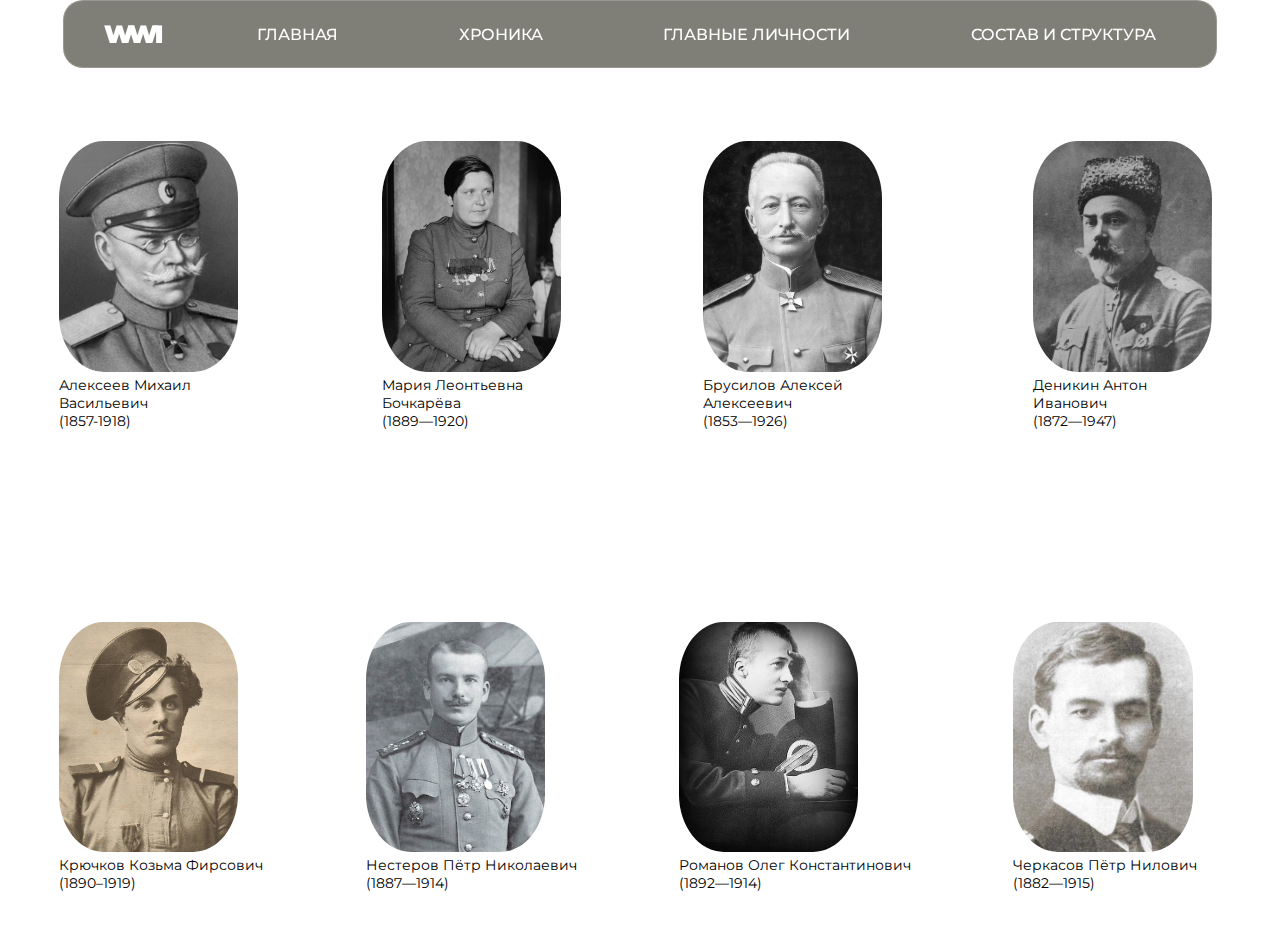
<file: characters/index.html>
<!DOCTYPE html>
<html lang="ru">
<head>
    <meta charset="UTF-8">
    <meta name="viewport" content="width=device-width, initial-scale=1.0">
    <link
        href="https://fonts.googleapis.com/css2?family=Lora:ital,wght@0,400..700;1,400..700&family=Montserrat:ital,wght@0,100..900;1,100..900&family=Roboto:ital,wght@0,100;0,300;0,400;0,500;0,700;0,900;1,100;1,300;1,400;1,500;1,700;1,900&display=swap"
        rel="stylesheet">
    <link rel="stylesheet" href="style.css">
    <title>Главные личности</title>

</head>
<body>
    <div class="menu-bar">
        <span class="general-name">WW1</span>
        <div class="flex-div">
            <a class="general-bar-links" href="/FWW">главная</a>
            <a class="general-bar-links" href="/FWW/obj">хроника</a>
            <a class="general-bar-links" href="/FWW/characters">главные личности</a>
            <a class="general-bar-links" href="/FWW/history">состав и структура</a>
        </div>
    </div>
    <div style="margin: 0 auto;width: fit-content;" >
        <div class="ol">
        <div class="img">
            <img src="img\алексеев.jpg"><br>
            <span class="description-text"> Алексеев Михаил Васильевич<br>
            (1857-1918)<br></span>
        </div>
        <div class="img">
            <img src="img\Bochkareva.jpg" alt=""><br>
            <span class="description-text"> Мария Леонтьевна Бочкарёва<br>
            (1889—1920)<br></span>
        </div>
        <div class="img">
            <img src="img\brusilov.jpeg"><br>
            <span class="description-text"> Брусилов Алексей Алексеевич<br>
            (1853—1926)<br></span>
        </div>
        <div class="img">
            <img src="img\Anton_Denikin_1918-1919.jpg"><br>
            <span class="description-text"> Деникин Антон Иванович<br>
            (1872—1947)<br></span>
        </div>
    </div>
    <div class="ol">
        <div class="img">
            <img src="img\Kozma_Kryuchkov_-_Iskry_(cropped).jpg"><br>
            <span class="description-text"> Крючков Козьма Фирсович<br>
            (1890–1919)<br></span>
        </div>
        <div class="img">
            <img src="img\Petr-Nesterov.jpg"><br>
            <span class="description-text"> Нестеров Пётр Николаевич<br>
            (1887—1914)<br></span>
        </div>
        <div class="img">
            <img src="img\romanov.jfif"><br>
            <span class="description-text"> Романов Олег Константинович<br>
            (1892—1914)<br></span>
        </div>
        <div class="img">
            <img src="img\chtrkasov.jpg"><br>
            <span class="description-text"> Черкасов Пётр Нилович<br>
            (1882—1915)<br></span>
        </div>
    </div>
    </div>
    
</body>
</html>
</file>
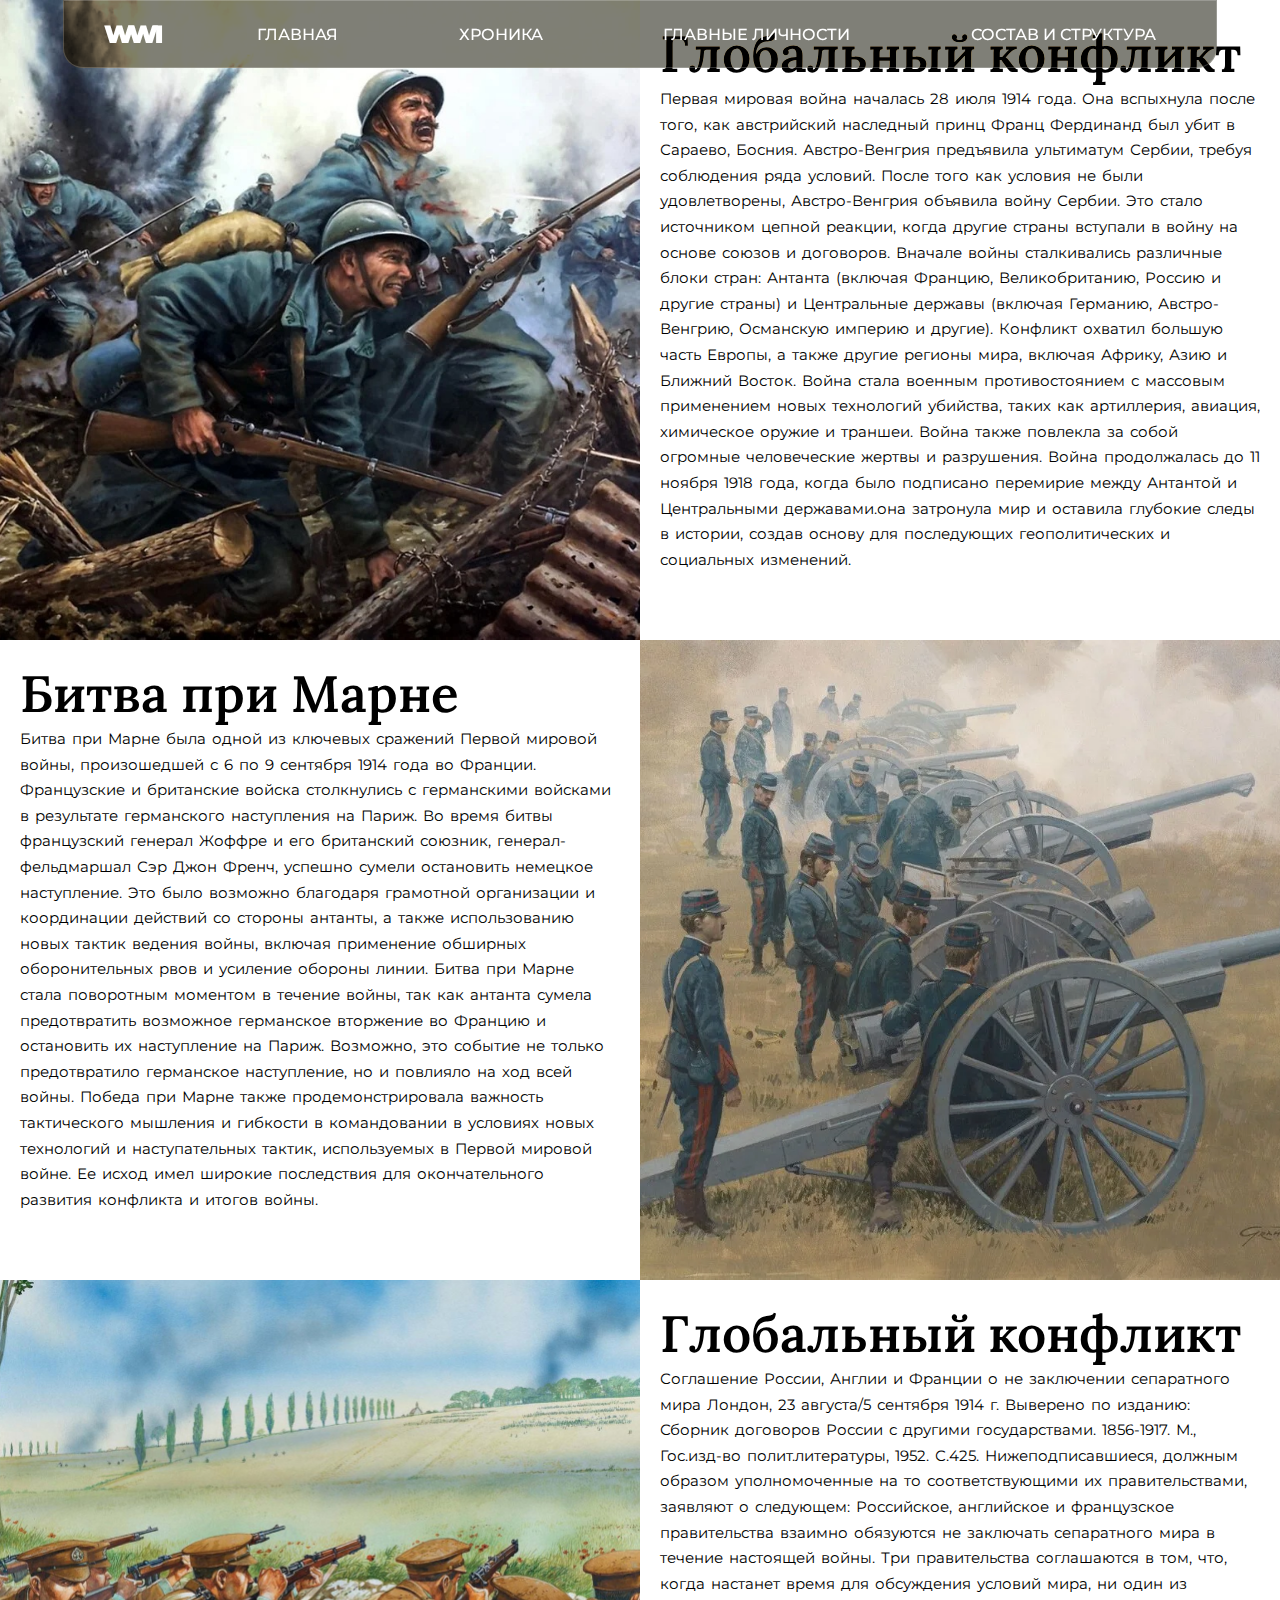
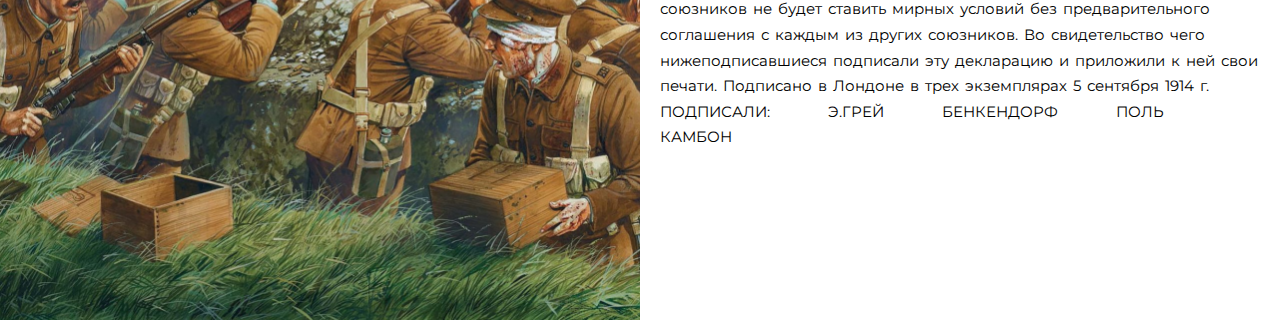
<file: history/index.html>
<!DOCTYPE html>
<html lang="ru">

<head>
    <meta charset="UTF-8">
    <meta name="viewport" content="width=device-width, initial-scale=1.0">
    <link rel="stylesheet" href="style.css">
    <link
        href="https://fonts.googleapis.com/css2?family=Lora:ital,wght@0,400..700;1,400..700&family=Montserrat:ital,wght@0,100..900;1,100..900&family=Roboto:ital,wght@0,100;0,300;0,400;0,500;0,700;0,900;1,100;1,300;1,400;1,500;1,700;1,900&display=swap"
        rel="stylesheet">
    <title>История</title>
</head>

<body>
    <div style="width: 100%; height: fit-content">
    </div>
    <div class="menu-bar">
        <span class="general-name">WW1</span>
        <div class="flex-div">
            <a class="general-bar-links" href="/FWW">главная</a>
            <a class="general-bar-links" href="/FWW/obj">хроника</a>
            <a class="general-bar-links" href="/FWW/characters">главные личности</a>
            <a class="general-bar-links" href="/FWW/history">состав и структура</a>
        </div>
    </div>
    <div class="container">
        <div class="block">
            <div class="square">
                <div class="content photo" style="background-image: url('img/123.jpg');">

                </div>
            </div>
        </div>
        <div class="block">
            <div class="square">
                <div class="content">
                    <div class="div-indent">
                        <h2 class="zagolovok">Глобальный конфликт</h2>

                        <p class="text">Первая мировая война началась 28 июля 1914 года. Она вспыхнула после того, как

                            австрийский наследный принц Франц Фердинанд был убит в Сараево, Босния. Австро-Венгрия

                            предъявила ультиматум Сербии, требуя соблюдения ряда условий. После того как условия не

                            были удовлетворены, Австро-Венгрия объявила войну Сербии. Это стало источником цепной

                            реакции, когда другие страны вступали в войну на основе союзов и договоров.

                            Вначале войны сталкивались различные блоки стран: Антанта (включая Францию,

                            Великобританию, Россию и другие страны) и Центральные державы (включая Германию,

                            Австро-Венгрию, Османскую империю и другие). Конфликт охватил большую часть Европы, а

                            также другие регионы мира, включая Африку, Азию и Ближний Восток.

                            Война стала военным противостоянием с массовым применением новых технологий

                            убийства, таких как артиллерия, авиация, химическое оружие и траншеи. Война также

                            повлекла за собой огромные человеческие жертвы и разрушения.

                            Война продолжалась до 11 ноября 1918 года, когда было подписано перемирие между

                            Антантой и Центральными державами.она затронула мир и оставила глубокие следы в

                            истории, создав основу для последующих геополитических и социальных изменений.</p>
                    </div>
                    <!-- Содержимое второго блока -->


                </div>
            </div>
        </div>
    </div>
    <div class="container">
        <div class="block">
            <div class="square">
                <div class="content">
                    <!-- Содержимое первого блока -->
                    <div class="div-indent">
                        <h2 class="zagolovok">
                            </class>Битва при Марне</h2>
                        <p class="text">
                            Битва при Марне была одной из ключевых сражений Первой мировой войны,
                            произошедшей с 6 по 9 сентября 1914 года во Франции. Французские и
                            британские войска столкнулись с германскими войсками в результате германского
                            наступления на Париж.
                            Во время битвы французский генерал Жоффре и его британский союзник,
                            генерал-фельдмаршал Сэр Джон Френч, успешно сумели остановить немецкое
                            наступление. Это было возможно благодаря грамотной организации и
                            координации действий со стороны антанты, а также использованию новых тактик
                            ведения войны, включая применение обширных оборонительных рвов и
                            усиление обороны линии.
                            Битва при Марне стала поворотным моментом в течение войны, так как антанта
                            сумела предотвратить возможное германское вторжение во Францию и
                            остановить их наступление на Париж. Возможно, это событие не только
                            предотвратило германское наступление, но и повлияло на ход всей войны.
                            Победа при Марне также продемонстрировала важность тактического мышления
                            и гибкости в командовании в условиях новых технологий и наступательных
                            тактик, используемых в Первой мировой войне. Ее исход имел широкие
                            последствия для окончательного развития конфликта и итогов войны.</p>
                    </div>

                </div>
            </div>
        </div>
        <div class="block">
            <div class="square">
                <div class="content photo" style="background-image: url('img/123123.jpg');">
                    <!-- Содержимое второго блока -->
                </div>
            </div>
        </div>
    </div>
    <div class="container">
        <div class="block">
            <div class="square">
                <div class="content photo" style="background-image: url('img/123123123.jpg');">

                </div>
            </div>
        </div>
        <div class="block">
            <div class="square">
                <div class="content">
                    <div class="div-indent">
                        <h2 class="zagolovok">Глобальный конфликт</h2>

                        <p class="text">
                            Соглашение России, Англии и Франции

                            о не заключении сепаратного мира

                            Лондон, 23 августа/5 сентября 1914 г.

                            Выверено по изданию: Сборник договоров России с другими государствами.

                            1856-1917. М., Гос.изд-во полит.литературы, 1952. С.425. Нижеподписавшиеся,

                            должным образом уполномоченные на то соответствующими их правительствами,

                            заявляют о следующем: Российское, английское и французское правительства

                            взаимно обязуются не заключать сепаратного мира в течение настоящей войны.

                            Три правительства соглашаются в том, что, когда настанет время для обсуждения

                            условий мира, ни один из союзников не будет ставить мирных условий без

                            предварительного соглашения с каждым из других союзников. Во свидетельство

                            чего нижеподписавшиеся подписали эту декларацию и приложили к ней свои печати.

                            Подписано в Лондоне в трех экземплярах 5 сентября 1914 г.
<br>
                            <span class="signed-text"> ПОДПИСАЛИ: Э.ГРЕЙ БЕНКЕНДОРФ ПОЛЬ КАМБОН
                            </span>

                        </p>
                    </div>
                </div>
            </div>
        </div>
    </div>

</body>
</html>
</file>
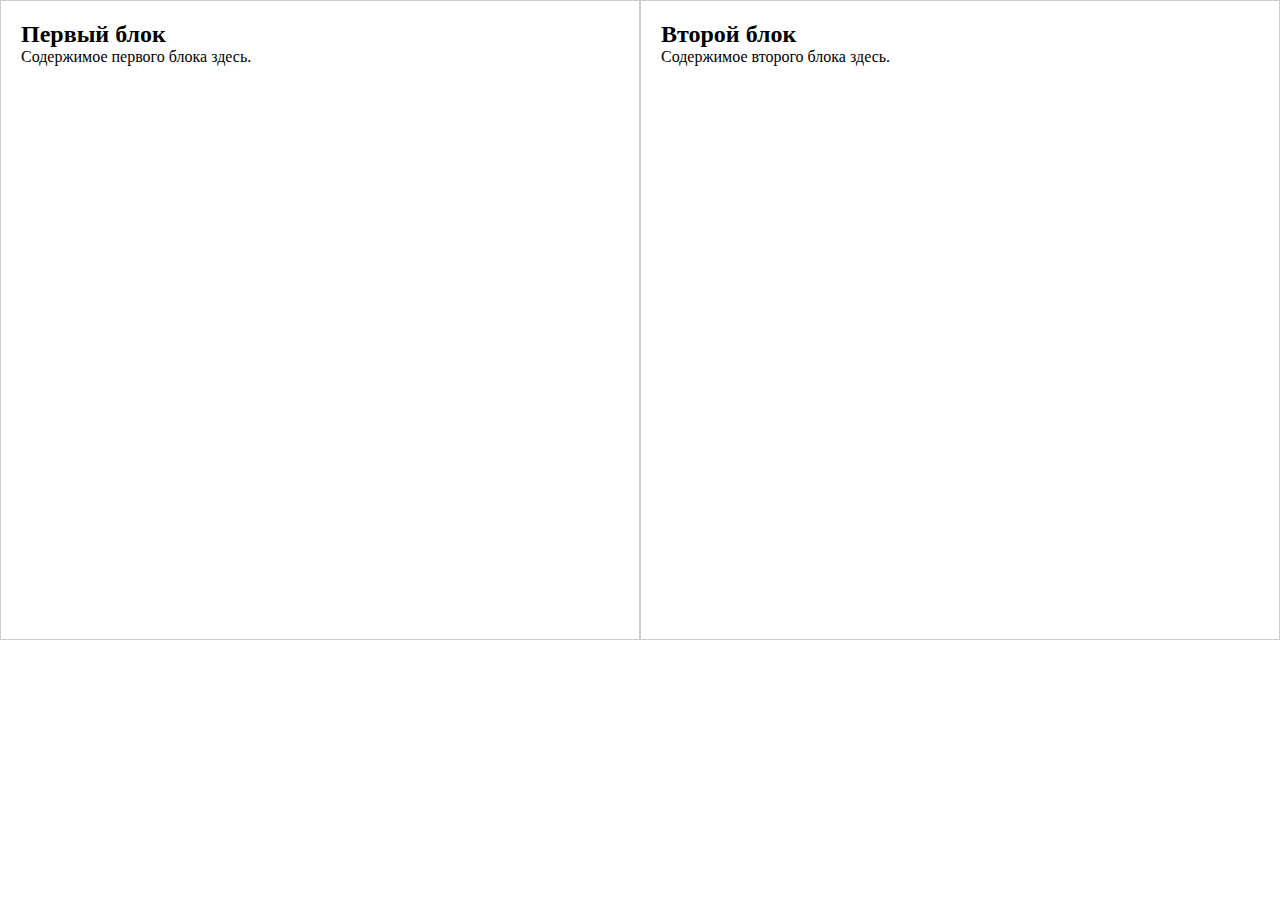
<file: obj/test/exp.html>
<!DOCTYPE html>
<html lang="en">

<head>
    <meta charset="UTF-8">
    <meta name="viewport" content="width=device-width, initial-scale=1.0">
    <title>Document
    </title>
    <style>
        * {
            margin: 0;
            padding: 0;
        }

        .container {
            display: flex;
        }

        .block {
            flex: 1;
            padding: 20px;
            border: 1px solid #ccc;
        }

        .square {
            width: 100%;
            padding-top: 100%;
            /* Устанавливаем высоту равной ширине для создания квадрата */
            position: relative;
        }

        .content {
            position: absolute;
            top: 0;
            left: 0;
            width: 100%;
            height: 100%;
        }
    </style>
</head>

<body>

    <div class="container">
        <div class="block">
            <div class="square">
                <div class="content">
                    <!-- Содержимое первого блока -->
                    <h2>Первый блок</h2>
                    <p>Содержимое первого блока здесь.</p>
                </div>
            </div>
        </div>
        <div class="block">
            <div class="square">
                <div class="content">
                    <!-- Содержимое второго блока -->
                    <h2>Второй блок</h2>
                    <p>Содержимое второго блока здесь.</p>
                </div>
            </div>
        </div>
    </div>

</body>

</html>
</file>
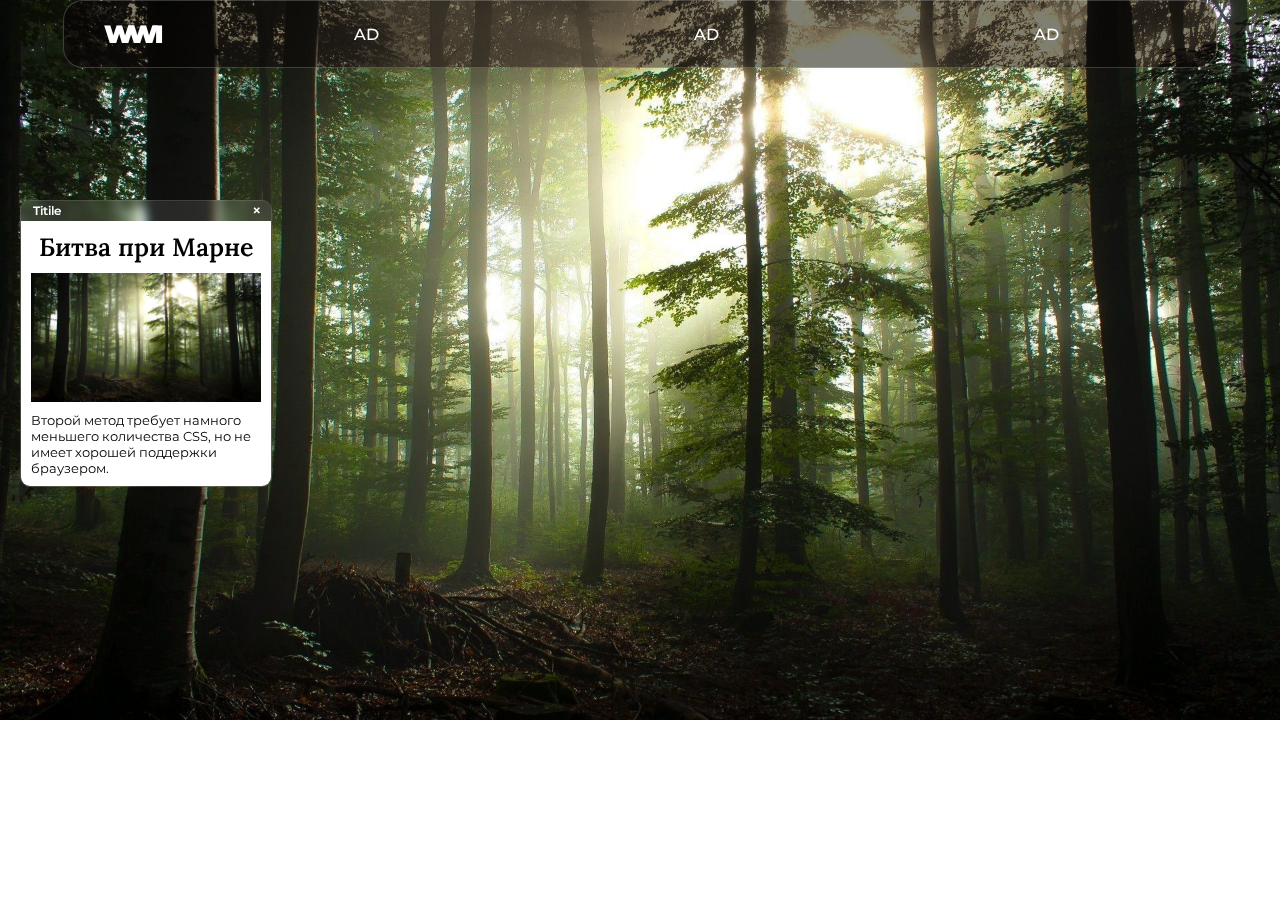
<file: obj/test/testBlock.html>
<!DOCTYPE html>
<html lang="en">

<head>
    <meta charset="UTF-8">
    <meta name="viewport" content="width=device-width, initial-scale=1.0">
    <title>Document</title>
    <link rel="preconnect" href="https://fonts.googleapis.com">
    <link rel="preconnect" href="https://fonts.gstatic.com" crossorigin>
    <link
        href="https://fonts.googleapis.com/css2?family=Lora:ital,wght@0,400..700;1,400..700&family=Montserrat:ital,wght@0,100..900;1,100..900&family=Roboto:ital,wght@0,100;0,300;0,400;0,500;0,700;0,900;1,100;1,300;1,400;1,500;1,700;1,900&display=swap"
        rel="stylesheet">
    <style>
        * {
            margin: 0;
            padding: 0;
        }

        body {
            background-image: url('forest.jpg');
            background-size: cover;
            background-repeat: no-repeat;
        }




        .block-content {
            width: 250px;

            /*box-shadow: 8px 8px 12px 0 rgba(255, 255, 255, 0.4);*/
            position: absolute;
            border-radius: 10px;
            backdrop-filter: blur(5px);
            overflow: hidden;
            border: 1px solid rgba(255, 255, 255, 0.2);
            position: absolute;
            top: 200px;
            left: 20px;

        }

        .block-bar {
            width: 100%;
            background-color: rgba(255, 255, 255, 0.1);

            display: flex;
            justify-content: space-between;
            box-sizing: border-box;
        }

        .block-info {
            display: flow-root;
            width: 100%;
            background-color: white;
            box-sizing: border-box;
            padding: 10px;
        }




        .title-text {
            color: white;
            font-family: "Montserrat", sans-serif;
            font-weight: 600;
            font-size: 12px;
            text-transform: capitalize;
            margin: 2px 12px 3px;

        }

        .close-char {
            font-family: "Montserrat", sans-serif;
            font-weight: 600;
            font-size: 16px;
            text-align: right;
            color: white;
            margin: 0 10px;

        }

        .close-place {
            display: inline-block;
            cursor: pointer;
        }

        .close-place:hover {
            background-color: rgba(248, 55, 55, 0.7);
        }

        .name-text {
            font-family: "Lora", serif;
            font-weight: 600;
            font-size: 25px;
            text-align: center;
            margin-bottom: 10px;

        }

        .descript-text {
            font-family: "Montserrat", sans-serif;
            font-size: 13px;
            font-weight: 400;
            margin-top: 10px;
        }

        .img-block {
            display: block;
            margin: auto;
            width: 100%;
            object-fit: cover;
        }


        
        .menu-bar {
            width: 90%;
            display: flex;
            margin: auto;
            backdrop-filter: sepia();
            background-color: rgba(0, 0, 0, 0.5);
            border: 1px solid rgba(255, 255, 255, 0.2);
            border-radius: 20px;
            position: absolute;
            left: 50%;
            transform: translate(-50%);
            overflow: hidden;
            text-align: center;
            padding: 10px 0;

        }

        .flex-div {
            display: flex;
            flex-grow: 1;
        }

        .general-name {
            font-family: "Montserrat", sans-serif;
            font-weight: 900;
            font-size: 25px;
            color: white;
            letter-spacing: -6px;
            margin: 8px 40px;
            text-align: left;
        }

        .general-bar-links {
            color: white;
            margin: auto;
            font-family: "Montserrat", sans-serif;
            font-weight: 500;
            font-size: 16px;
            text-decoration: none;
            text-transform: uppercase;
        }
        .general-bar-links:hover {
            text-decoration: underline;
        }
    </style>
</head>

<body>
    <div class="menu-bar">
        <span class="general-name">WW1</span>
        <div class="flex-div">
            <a class="general-bar-links" href="">ad</a>
            <a class="general-bar-links" href="">ad</a>
            <a class="general-bar-links" href="">ad</a>
        </div>

    </div>
    <div class="block-content" id="draggableBlock" draggable="true" ondragstart="return false;">
        <div class="block-bar">
            <span class="title-text">Titile</span>
            <div class="close-place">
                <span class="close-char">×</span>
            </div>

        </div>
        <div class="block-info">
            <h2 class="name-text">Битва при Марне</h2>
            <img src="forest.jpg" alt="" class="img-block">
            <p class="descript-text">Второй метод требует намного меньшего количества CSS, но не имеет хорошей поддержки
                браузером.</p>
        </div>


    </div>
    <script>
        draggableBlock.onmousedown = function (event) {
            if (event.layerY <= 20) {
                let shiftX = event.clientX - draggableBlock.getBoundingClientRect().left;
                let shiftY = event.clientY - draggableBlock.getBoundingClientRect().top;

                //console.log(event)

                moveAt(event.pageX, event.pageY);

                // переносит блок на координаты (pageX, pageY),
                // дополнительно учитывая изначальный сдвиг относительно указателя мыши
                function moveAt(pageX, pageY) {
                    draggableBlock.style.left = pageX - shiftX + 'px';
                    draggableBlock.style.top = pageY - shiftY + 'px';
                }

                function onMouseMove(event) {
                    moveAt(event.pageX, event.pageY);
                }

                // передвигаем блок при событии mousemove
                document.addEventListener('mousemove', onMouseMove);

                // отпустить блок, удалить ненужные обработчики
                draggableBlock.onmouseup = function () {
                    document.removeEventListener('mousemove', onMouseMove);
                    draggableBlock.onmouseup = null;
                };
            }


        };



    </script>

</body>

</html>
</file>
<file: characters/style.css>
.menu-bar {
    width: 90%;
    display: flex;
    margin: auto;
    backdrop-filter: sepia();
    background-color: rgba(0, 0, 0, 0.5);
    border: 1px solid rgba(255, 255, 255, 0.2);
    border-radius: 20px;
    position: absolute;
    left: 50%;
    transform: translate(-50%);
    overflow: hidden;
    text-align: center;
    padding: 10px 0;
    box-shadow: 0 0 10px 0 snow;
    z-index: 1001;
    top: 0;
}

.flex-div {
    display: flex;
    flex-grow: 1;
}

.general-name {
    font-family: "Montserrat", sans-serif;
    font-weight: 900;
    font-size: 25px;
    color: white;
    letter-spacing: -6px;
    margin: 8px 40px;
    text-align: left;
}

.general-bar-links {
    color: white;
    margin: auto;
    font-family: "Montserrat", sans-serif;
    font-weight: 500;
    font-size: 16px;
    text-decoration: none;
    text-transform: uppercase;
}

.general-bar-links:hover {
    text-decoration: underline;
}

.img>img {
    width: 14vw;
    border-radius: 25%;
    height: 18vw;
    object-fit: cover;
    object-position: center;
  
}

.img {
    display: inline;
    margin: 4vw;

}

.ol {
    display: flex;
    flex-direction: row;
    margin-top: 10vh;

}

.description-text {
    font-family: "Montserrat", sans-serif;
    font-size: 14px;
    font-weight: 400;
    

}
</file>
<file: history/style.css>
* {
    margin: 0;
    padding: 0;
}

.container {
    display: flex;
}

.block {
    flex: 1;
}

.square {
    width: 100%;
    padding-top: 100%;
    position: relative;
}

.content {
    position: absolute;
    top: 0;
    left: 0;
    width: 100%;
    height: 100%;

}

.photo {
    background-repeat: no-repeat;
    background-size: cover;
    background-position: center;

}

.div-indent {
    padding: 20px;
}

.text {
    font-family: "Montserrat", sans-serif;
    font-size: 18px;
    line-height: 44px;
    word-spacing: 2px;
    font-size: 1.2vw;
    line-height: 2vw;
}

.zagolovok {

    font-family: "Lora", serif;
    font-size: 40px;
    font-weight: 600;
    font-size: 4vw;
}

.signed-text {
    word-spacing: 6vh;
}


.menu-bar {
    width: 90%;
    display: flex;
    margin: auto;
    backdrop-filter: sepia();
    background-color: rgba(0, 0, 0, 0.5);
    border: 1px solid rgba(255, 255, 255, 0.2);
    border-radius: 0 0 20px 20px;
    position: absolute;
    left: 50%;
    transform: translate(-50%);
    overflow: hidden;
    text-align: center;
    padding: 10px 0;
    top: 0;
    z-index: 1001;

}

.flex-div {
    display: flex;
    flex-grow: 1;
}

.general-name {
    font-family: "Montserrat", sans-serif;
    font-weight: 900;
    font-size: 25px;
    color: white;
    letter-spacing: -6px;
    margin: 8px 40px;
    text-align: left;
}

.general-bar-links {
    color: white;
    margin: auto;
    font-family: "Montserrat", sans-serif;
    font-weight: 500;
    font-size: 16px;
    text-decoration: none;
    text-transform: uppercase;
}

.general-bar-links:hover {
    text-decoration: underline;
}

.background-block {
    background-image: url('img/image.jpg');
    background-repeat: no-repeat;
    background-size: cover;
    background-position: center;
    width: 100%;
    height: 100vh;

}
</file>
